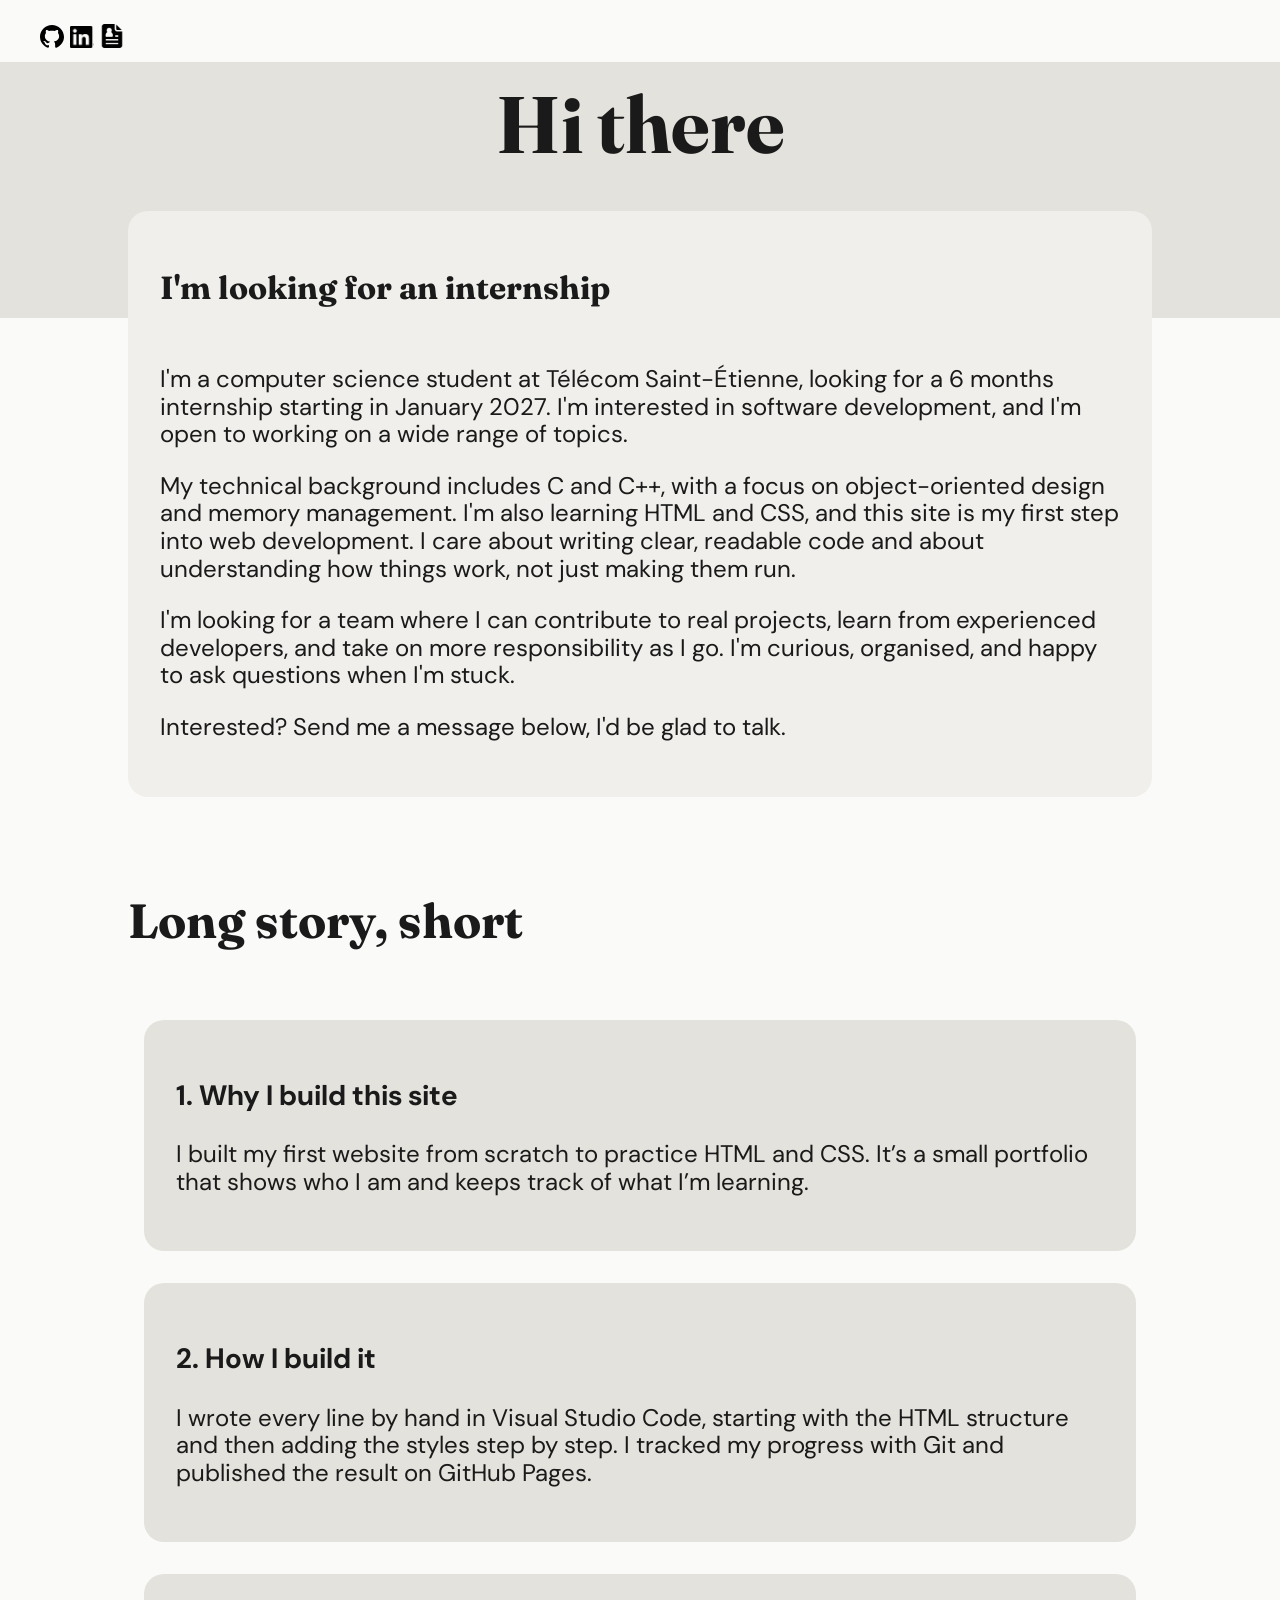
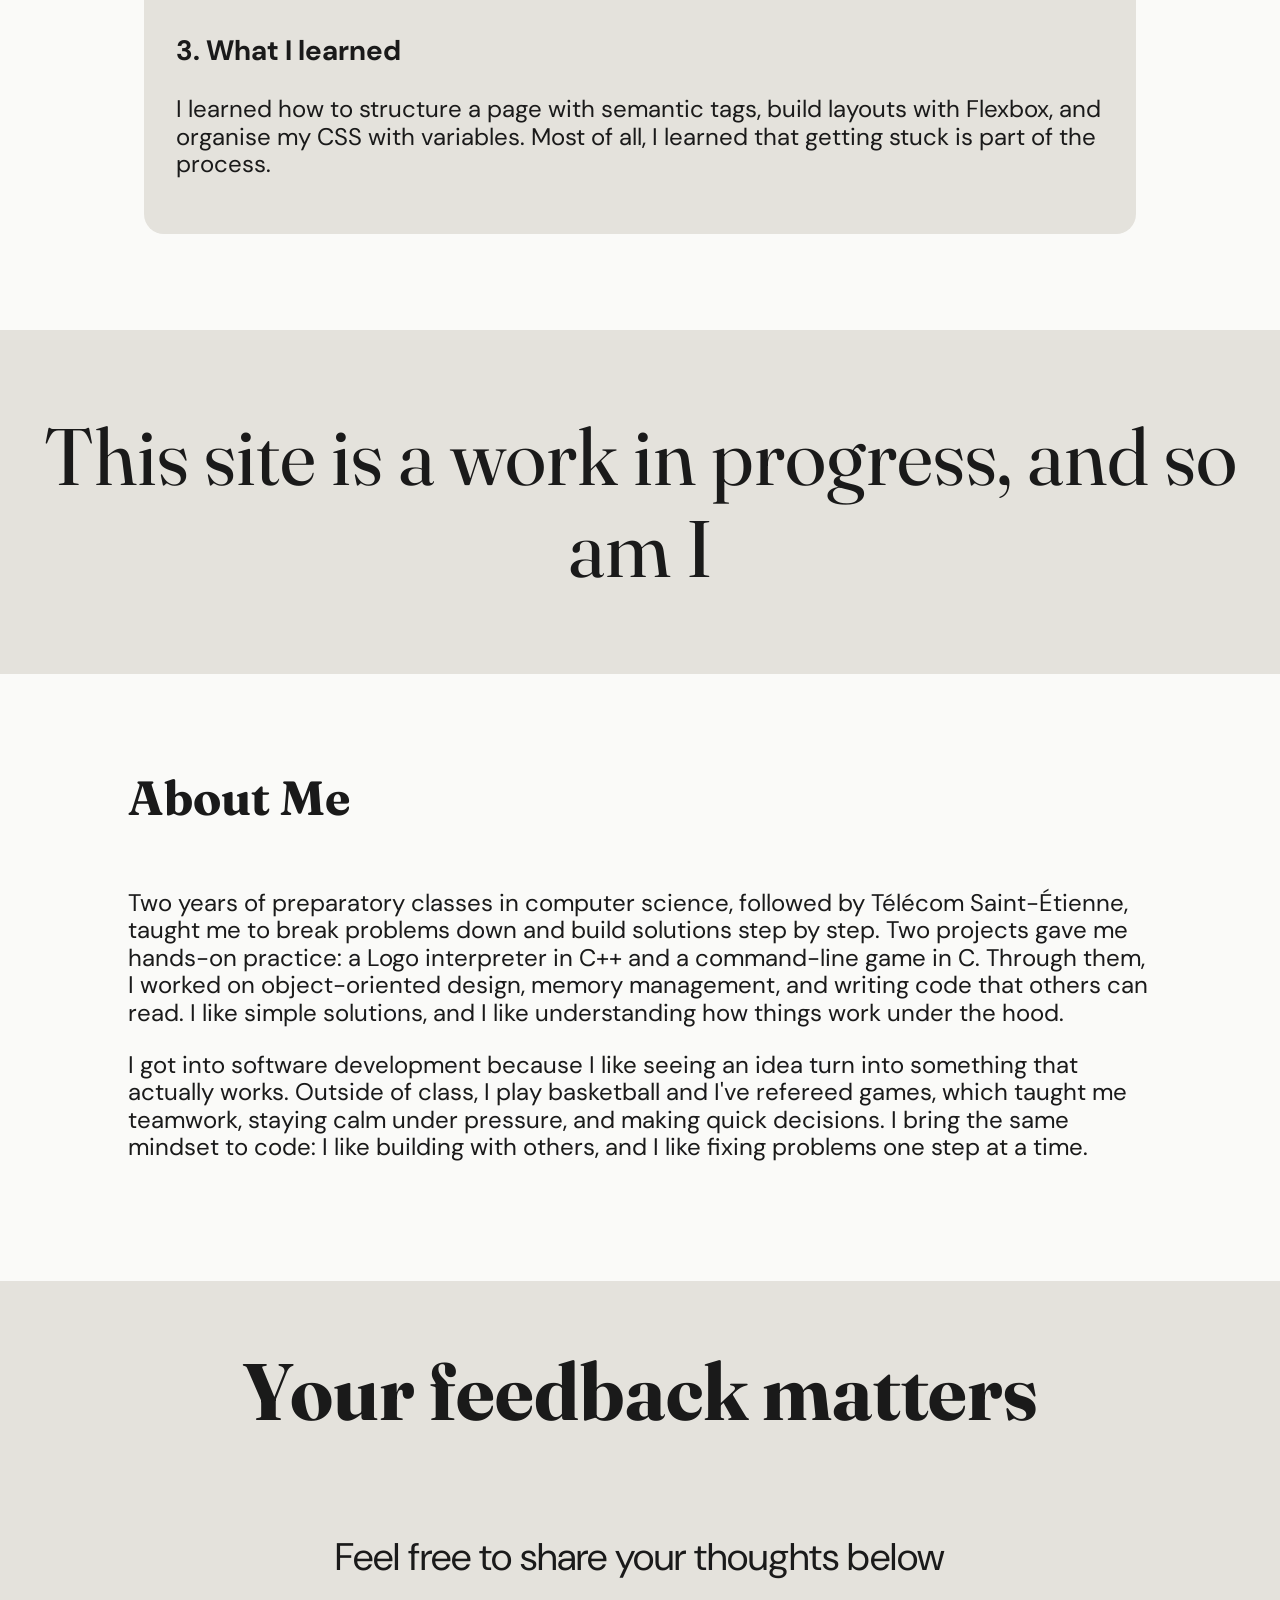
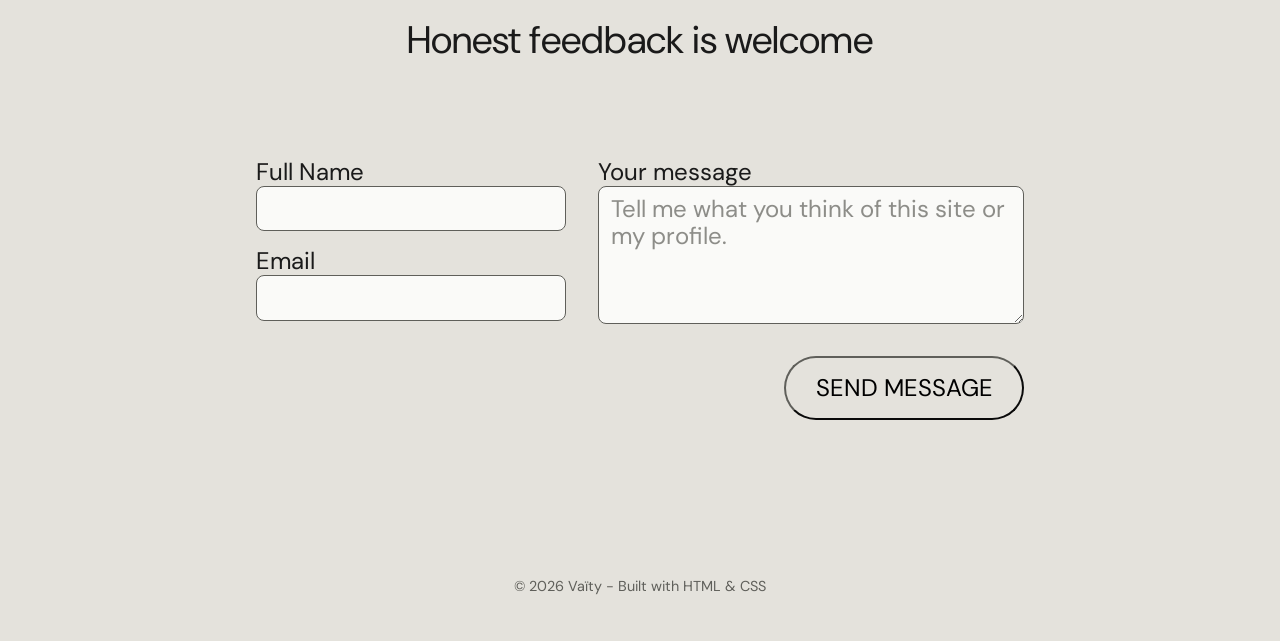
<file: docs/index.html>
<!DOCTYPE html>
<html lang="en">

<head>
    <meta charset="UTF-8">
    <meta name="viewport" content="width=device-width, initial-scale=1.0">
    <link rel="stylesheet" href="css/styles.css">
    <link rel="stylesheet" href="css/normalize.css">
    <link rel="preconnect" href="https://fonts.googleapis.com">
    <link rel="preconnect" href="https://fonts.gstatic.com" crossorigin>
    <link href="https://fonts.googleapis.com/css2?family=DM+Sans:ital,opsz,wght@0,9..40,100..1000;1,9..40,100..1000&family=Fraunces:ital,opsz,wght@0,9..144,100..900;1,9..144,100..900&display=swap" rel="stylesheet">
    <title>short portfolio</title>
</head>

<body>
    <nav>
        <ul>
            <il><a href="https://github.com/Apoteoz"><img src="images/github-logo.svg" alt="Github logo"></a></il>
            <il><a href="https://www.linkedin.com/in/va%C3%AFty-tayllamin/"><img src="images/linkedin-logo.png" alt="Linkedin logo"></a></il>
            <il><a href="images/cv.pdf"><img src="images/cv-logo.png" alt="My resume"></a></il>
        </ul>
    </nav>

    <h1 id="main-title">Hi there</h1>

    <div class="internship-section">
        <div class="internship-header">
            <h2 id="internship-title">I'm looking for an internship</h2>
            <img src="images/internship-image.jpg" alt="Internship Image" id="internship-image">
        </div>
        <div id="internship-paragraph">
            <p>
                I'm a computer science student at Télécom Saint-Étienne, looking for a
                6 months internship starting in January 2027. I'm interested in
                software development, and I'm open to
                working on a wide range of topics.
            </p>
            <p>
                My technical background includes C and C++, with a focus on object-oriented
                design and memory management. I'm also learning HTML and CSS, and this site
                is my first step into web development. I care about writing clear,
                readable code and about understanding how things work, not just making them run.
            </p>
            <p>
                I'm looking for a team where I can contribute to real projects, learn from
                experienced developers, and take on more responsibility as I go. I'm curious,
                organised, and happy to ask questions when I'm stuck.
            </p>
        </div>    
        <p id="internship-footer">
            Interested? Send me a message below, I'd be glad to talk.
        </p>
    </div>

    <div class="long-story-short-section">
        <h2 id="long-story-short-title">Long story, short</h2>
        <div class="short-stories">   
            <div id="long-story-short-1">
                <h3 id="title-1">1. Why I build this site</h3>
                <p id="paragraph-1">
                    I built my first website from scratch to practice HTML and CSS. It’s a small portfolio that shows who I am and keeps track of what I’m learning.
                </p>
            </div>
            <div id="long-story-short-2">
                <h3 id="title-2">2. How I build it</h3>
                <p id="paragraph-2">
                    I wrote every line by hand in Visual Studio Code, starting with the HTML structure and then adding the styles step by step. I tracked my progress with Git and published the result on GitHub Pages.
                </p>
            </div>
            <div id="long-story-short-3">
                <h3 id="title-3">3. What I learned</h3>
                <p id="paragraph-3">
                    I learned how to structure a page with semantic tags, build layouts with Flexbox, and organise my CSS with variables. Most of all, I learned that getting stuck is part of the process.
                </p>
            </div>
        </div>
    </div>

    <div class="big-text">
        <p>This site is a work in progress, and so am I</p>
    </div>

    <div class="about-me-section">
        <h2 id="about-me-title">About Me</h2>
        <div class="about-me-content">
            <div id="id="about-me-paragraph">    
                <p>
                    Two years of preparatory classes in computer science, followed by Télécom
                    Saint-Étienne, taught me to break problems down and build solutions step by
                    step. Two projects gave me hands-on practice: a Logo interpreter in C++ and a
                    command-line game in C. Through them, I worked on object-oriented design,
                    memory management, and writing code that others can read. I like simple
                    solutions, and I like understanding how things work under the hood.
                </p>
                <p>
                    I got into software development because I like seeing an idea turn into
                    something that actually works. Outside of class, I play basketball and I've
                    refereed games, which taught me teamwork, staying calm under pressure, and
                    making quick decisions. I bring the same mindset to code: I like building
                    with others, and I like fixing problems one step at a time.
                </p>
            </div>
            <img src="images/about-me-image.jpg" alt="About Me Image" id="about-me-image">
        </div>
    </div>
    
    <div class="support-section">
        <h2 id="support-title">Your feedback matters</h2>
        <div id="support-paragraph">    
            <p>
                Feel free to share your thoughts below
            <p>
                Honest feedback is welcome
            </p> 
            
        </div>
        <form action="https://formspree.io/f/mljbpegj" method="post">
            <div class="support-forms">
                <div class="support-who">
                    <div id="full-name-section">
                        <label for="full-name">Full Name</label>
                        <input type="text" name="full-name" id="full-name">
                    </div>
                    <div id="email-section">    
                        <label for="email">Email</label>
                        <input type="email" name="email" id="email">
                    </div>
                    <input type="text" name="_gotcha" style="display:none" tabindex="-1" autocomplete="off">
                </div>
                <div class="support-feedback">
                    <label for="feedback">Your message</label>
                    <textarea required name="feedback" id="feedback" placeholder="Tell me what you think of this site or my profile."></textarea>
                    <div class="support-submit">
                        <button type="submit">Send message</button>
                    </div>
                </div>
            </div>
        </form>
        <footer>
        <p>&copy; 2026 Vaïty - Built with HTML & CSS</p>
    </footer>
    </div>
</body>
</html>
</file>
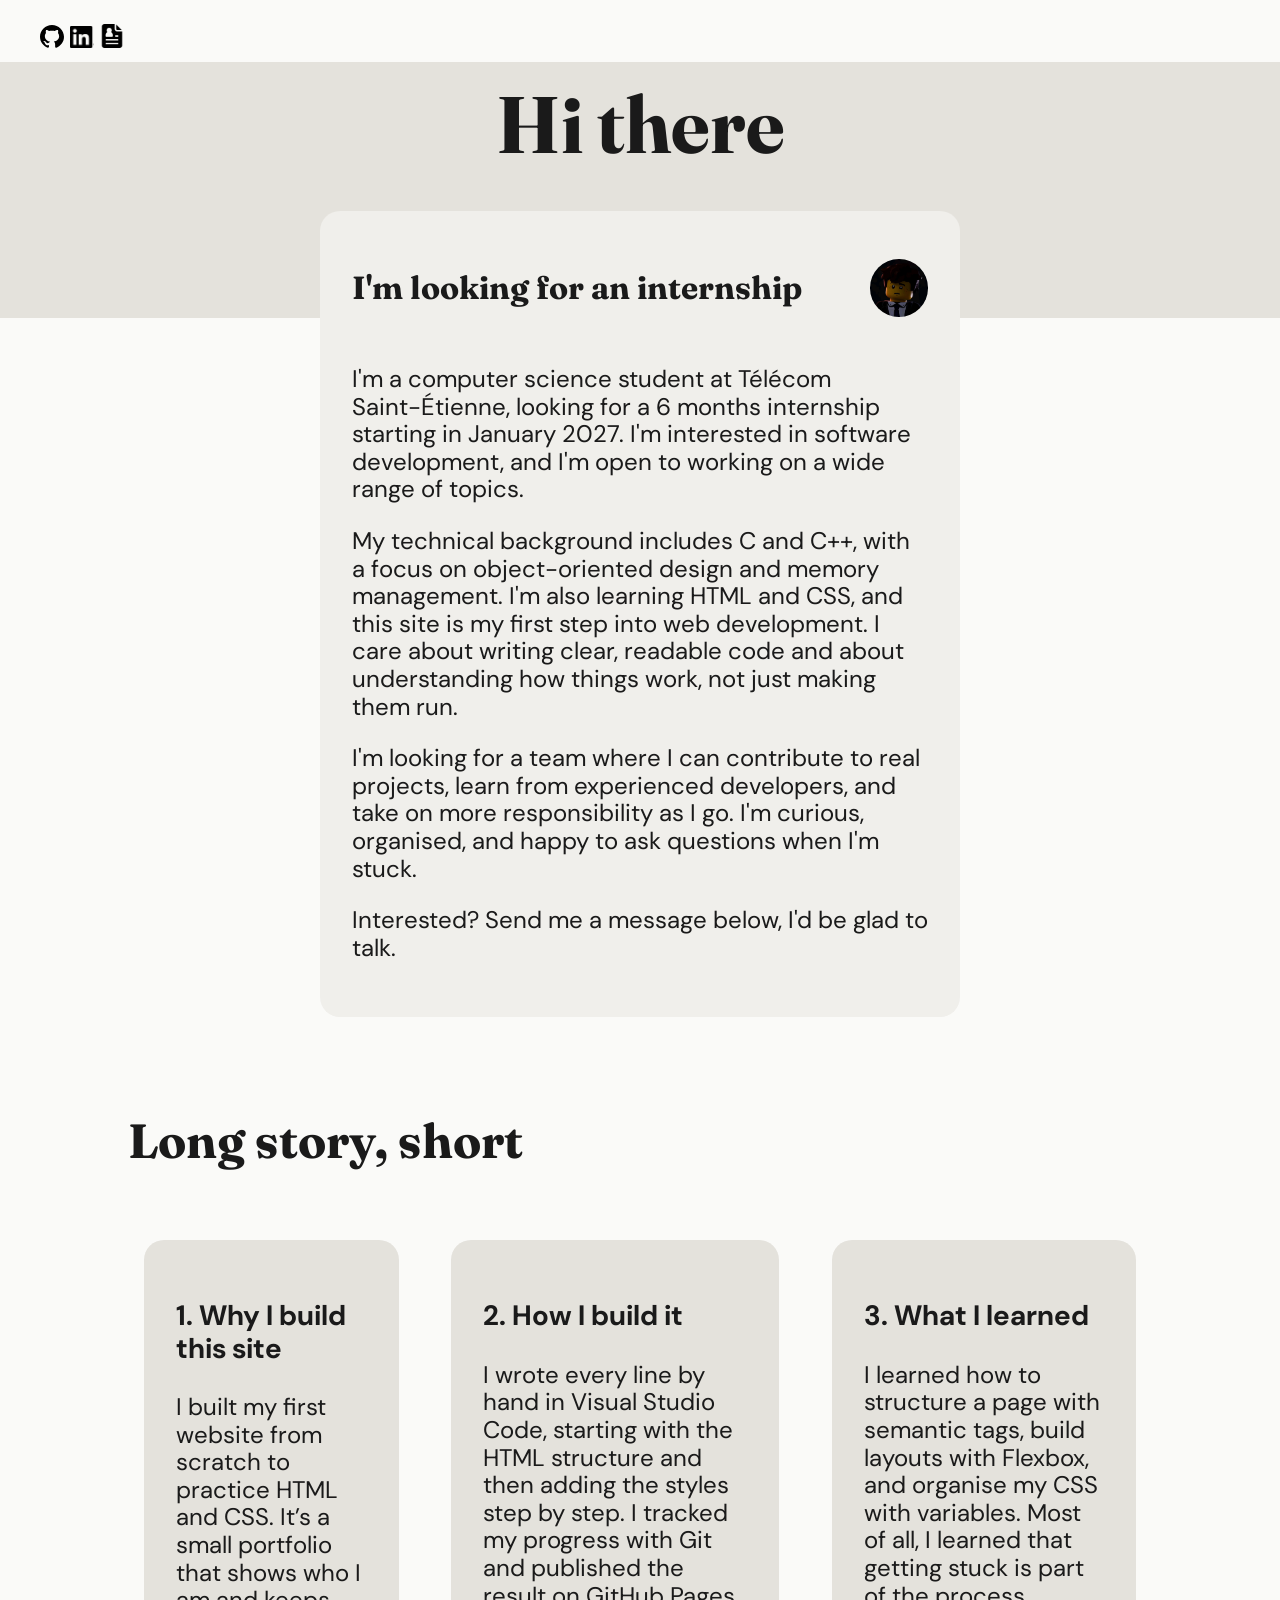
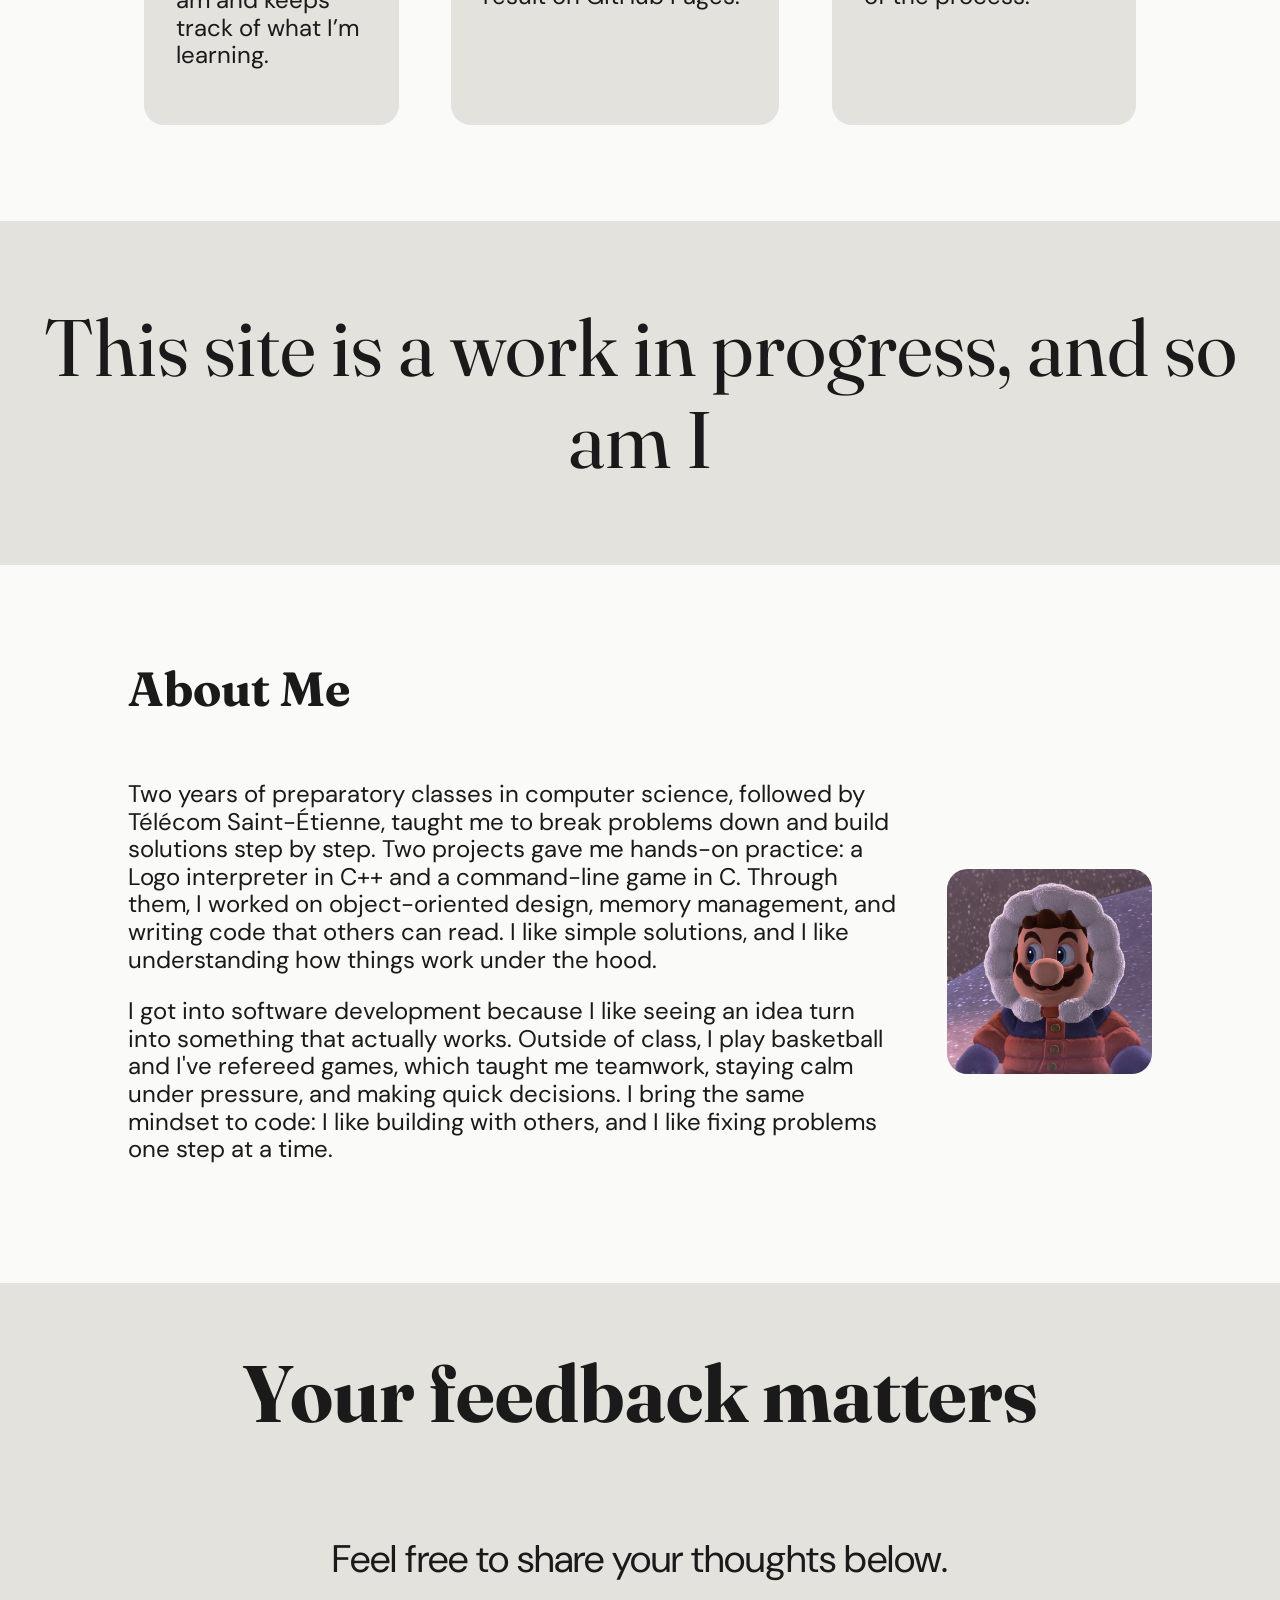
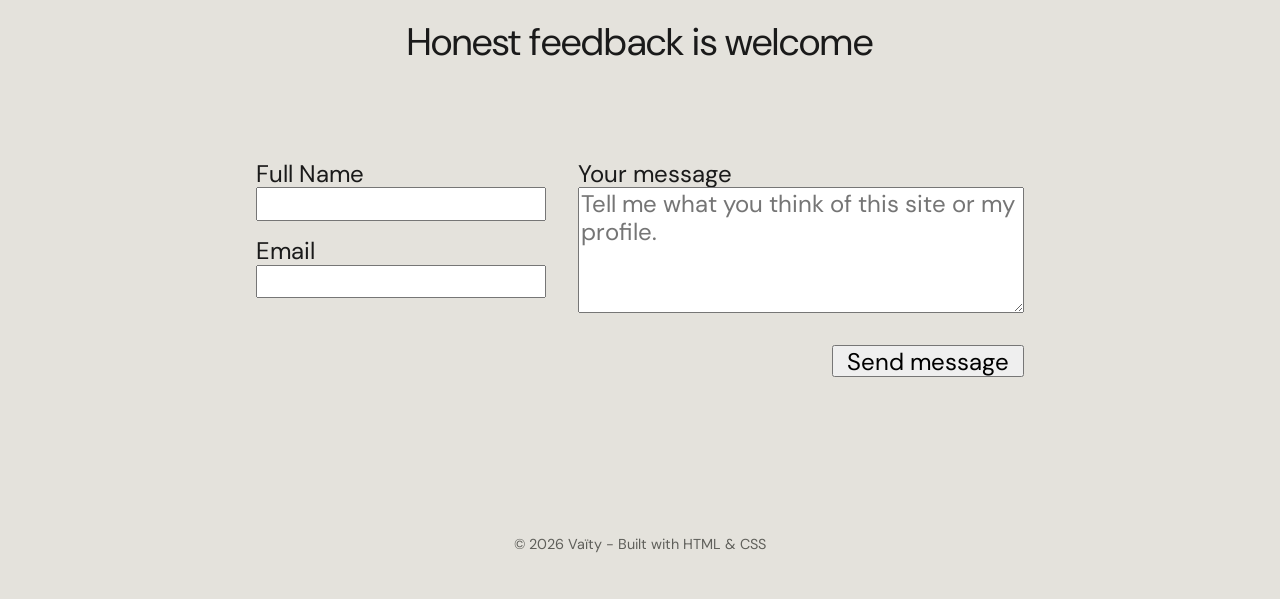
<file: src/index.html>
<!DOCTYPE html>
<html lang="en">

<head>
    <meta charset="UTF-8">
    <link rel="stylesheet" href="css/styles.css">
    <link rel="stylesheet" href="css/normalize.css">
    <link rel="preconnect" href="https://fonts.googleapis.com">
    <link rel="preconnect" href="https://fonts.gstatic.com" crossorigin>
    <link href="https://fonts.googleapis.com/css2?family=DM+Sans:ital,opsz,wght@0,9..40,100..1000;1,9..40,100..1000&family=Fraunces:ital,opsz,wght@0,9..144,100..900;1,9..144,100..900&display=swap" rel="stylesheet">
    <title>short portfolio</title>
</head>

<body>
    <nav>
        <ul>
            <il><a href="https://github.com/Apoteoz"><img src="images/github-logo.svg" alt="Github logo"></a></il>
            <il><a href="https://www.linkedin.com/in/va%C3%AFty-tayllamin/"><img src="images/linkedin-logo.png" alt="Linkedin logo"></a></il>
            <il><a href="images/cv.pdf" download="filename.pdf"><img src="images/cv-logo.png" alt="Dowload my resume"></a></il>
        </ul>
    </nav>

    <h1 id="main-title">Hi there</h1>

    <div class="internship-section">
        <div class="internship-header">
            <h2 id="internship-title">I'm looking for an internship</h2>
            <img src="images/internship-image.jpg" alt="Internship Image" id="internship-image">
        </div>
        <div id="internship-paragraph">
            <p>
                I'm a computer science student at Télécom Saint-Étienne, looking for a
                6 months internship starting in January 2027. I'm interested in
                software development, and I'm open to
                working on a wide range of topics.
            </p>
            <p>
                My technical background includes C and C++, with a focus on object-oriented
                design and memory management. I'm also learning HTML and CSS, and this site
                is my first step into web development. I care about writing clear,
                readable code and about understanding how things work, not just making them run.
            </p>
            <p>
                I'm looking for a team where I can contribute to real projects, learn from
                experienced developers, and take on more responsibility as I go. I'm curious,
                organised, and happy to ask questions when I'm stuck.
            </p>
        </div>    
        <p id="internship-footer">
            Interested? Send me a message below, I'd be glad to talk.
        </p>
    </div>

    <div class="long-story-short-section">
        <h2 id="long-story-short-title">Long story, short</h2>
        <div class="short-stories">   
            <div id="long-story-short-1">
                <h3 id="title-1">1. Why I build this site</h3>
                <p id="paragraph-1">
                    I built my first website from scratch to practice HTML and CSS. It’s a small portfolio that shows who I am and keeps track of what I’m learning.
                </p>
            </div>
            <div id="long-story-short-2">
                <h3 id="title-2">2. How I build it</h3>
                <p id="paragraph-2">
                    I wrote every line by hand in Visual Studio Code, starting with the HTML structure and then adding the styles step by step. I tracked my progress with Git and published the result on GitHub Pages.
                </p>
            </div>
            <div id="long-story-short-3">
                <h3 id="title-3">3. What I learned</h3>
                <p id="paragraph-3">
                    I learned how to structure a page with semantic tags, build layouts with Flexbox, and organise my CSS with variables. Most of all, I learned that getting stuck is part of the process.
                </p>
            </div>
        </div>
    </div>

    <div class="big-text">
        <p>This site is a work in progress, and so am I</p>
    </div>

    <div class="about-me-section">
        <h2 id="about-me-title">About Me</h2>
        <div class="about-me-content">
            <div id="id="about-me-paragraph">    
                <p>
                    Two years of preparatory classes in computer science, followed by Télécom
                    Saint-Étienne, taught me to break problems down and build solutions step by
                    step. Two projects gave me hands-on practice: a Logo interpreter in C++ and a
                    command-line game in C. Through them, I worked on object-oriented design,
                    memory management, and writing code that others can read. I like simple
                    solutions, and I like understanding how things work under the hood.
                </p>
                <p>
                    I got into software development because I like seeing an idea turn into
                    something that actually works. Outside of class, I play basketball and I've
                    refereed games, which taught me teamwork, staying calm under pressure, and
                    making quick decisions. I bring the same mindset to code: I like building
                    with others, and I like fixing problems one step at a time.
                </p>
            </div>
            <img src="images/about-me-image.jpg" alt="About Me Image" id="about-me-image">
        </div>
    </div>
    
    <div class="support-section">
        <h2 id="support-title">Your feedback matters</h2>
        <div id="support-paragraph">    
            <p>
                Feel free to share your thoughts below.
            <p>
                Honest feedback is welcome
            </p> 
            
        </div>
        <form action="https://formspree.io/f/mljbpegj" method="post">
            <div class="support-forms">
                <div class="support-who">
                    <div id="full-name-section">
                        <label for="full-name">Full Name</label>
                        <input type="text" name="full-name" id="full-name">
                    </div>
                    <div id="email-section">    
                        <label for="email">Email</label>
                        <input type="email" name="email" id="email">
                    </div>
                    <input type="text" name="_gotcha" style="display:none" tabindex="-1" autocomplete="off">
                </div>
                <div class="support-feedback">
                    <label for="feedback">Your message</label>
                    <textarea required name="feedback" id="feedback" placeholder="Tell me what you think of this site or my profile."></textarea>
                    <div class="support-submit">
                        <button type="submit">Send message</button>
                    </div>
                </div>
            </div>
        </form>
        <footer>
        <p>&copy; 2026 Vaïty - Built with HTML & CSS</p>
    </footer>
    </div>
</body>
</html>
</file>
<file: docs/css/styles.css>
/*Font import*/

.ma-police-fraunces {
  font-family: "Fraunces", serif;
  font-optical-sizing: auto;
  font-weight: 400;
  font-style: normal;
  font-variation-settings:
    "SOFT" 0,
    "WONK" 0;
}

.ma-police-dm-sans {
  font-family: "DM Sans", sans-serif;
  font-optical-sizing:auto;
  font-weight: 400;
  font-style: normal;
}

/*Variables declaration*/

:root {
  --fond: #FAFAF8;
  --surface: #F0EFEB;
  --bandeau: #E4E2DC;
  --texte: #1A1A1A;
  --texte-secondaire: #5F5F5A;
  --accent: #2F5BEA;

  --police-titres: "Fraunces", serif;
  --police-texte: "DM Sans", sans-serif;
}

body {
  background: var(--fond);
  color: var(--texte);
  font-family: var(--police-texte);
  font-size : 1.5rem;
}

nav{
  list-style: none;
}

nav img{
  max-width: 1.5rem;
  max-height: 1.5rem;
}

#main-title {
  font-family: var(--police-titres);
  font-size: 5rem;
  text-align: center;
  margin-top : -1rem;
  padding : 1rem;
  background: var(--bandeau);
  height : 14rem;
}

/*Internship section*/

.internship-section{
  background: var(--surface);
  padding: 2rem;
  margin-left : 25%;
  margin-right : 25%;
  margin-top: -10rem;
  border-radius: 1.25rem;
}

.internship-header{
  display : flex;
  flex-direction: row;
  flex-wrap: nowrap;
  justify-content: space-between;
  align-items: center;
}

#internship-title{
  font-family: var(--police-titres);
  font-size : 2rem;
}

#internship-image {
  border-radius: 50%;
  width : 10%;
  height : 10%;
}

#internship-paragraph, #intership-footer {
  margin-top : 2rem;
}

/*Long story short section*/

.long-story-short-section{
  margin-left : 10%;
  margin-right : 10%;
  margin-top : 6rem;
}

#long-story-short-title,#about-me-title{
  font-family: var(--police-titres);
  font-size: 3rem;
}

.short-stories{
  display : flex;
  flex-direction: row;
  justify-content: center;
  align-content: center;
  gap : 2%;
}

#long-story-short-1,#long-story-short-2,#long-story-short-3{
  flex : 1;
  background-color: var(--bandeau);
  margin-top : 2rem;
  border-radius: 1.25rem;
  padding : 2rem;
  margin-left : 1rem;
  margin-right: 1rem;
}

/*Big text section*/

.big-text{
  font-family: var(--police-titres);
  font-size: 5rem;
  text-align: center;
  justify-content: center;
  align-content: center;
  margin-top : 6rem;
  background-color: var(--bandeau);
}

/*About me section*/

.about-me-section{
  margin-top : 6rem;
  margin-left : 10%;
  margin-right : 10%;
}

.about-me-content{
  display : flex;
  flex-direction: row;
  align-items: center;
  justify-items: center;
  gap : 5%;
}

#about-me-image{
  border-radius: 10%;
  width : 20%;
  height: 30%;
}

/*Feedback section*/

.support-section{
  background-color: var(--bandeau);
  margin-top : 6rem;
}

#support-title{
  font-family: var(--police-titres);
  font-size: 5rem;
  padding : 4rem;
  text-align: center;
}

#support-paragraph{
  margin-top : -2rem;
  text-align: center;
  font-size : 2.4rem;
}

.support-forms{
  margin-top : 6rem;
  display : flex;
  flex-direction: row;
  justify-content: center ;
  align-content: flex-start;
  margin-right: 10%;
  margin-left : 10%;
  padding-right : 10%;
  padding-left : 10%;
  gap : 2rem;
}

#full-name-section,#email-section,.support-who,.support-feedback{
  display : flex;
  flex-direction: column;
}

.support-who{
  gap : 1rem;
}

.support-feedback{
  flex : 1;
}

.support-feedback textarea{
  min-height: 5em;
}

.support-submit{
  display : flex;
  flex-direction: row-reverse;
  flex-wrap: nowrap;
  padding-bottom: 6rem;
  padding-top : 2rem;
}

.support-submit button{
  width : 15rem;
  height : 4rem;
  text-transform: uppercase;
}

/*Support style section*/
.support-section textarea,.support-section input{
  border-radius: 0.5rem;
  padding : 0.5rem 0.8rem;
  background-color: var(--fond);
  border : 1px solid var(--texte-secondaire);
}

textarea::placeholder, input::placeholder{
  color : var(--texte-secondaire);
  opacity : 0.7;
}

.support-submit button{
  padding : 0.5rem 0.8rem;
  background : transparent;
  border-radius: 20rem;
  border-color: var(--texte-secondaire);
  cursor : pointer;
}

/*Footer*/

footer {
  padding-top: 3rem;
  padding-bottom: 2rem;
  text-align: center;
  font-size: 0.9rem;
  color: var(--texte-secondaire);
}

/* Animation*/

html{
  scroll-behavior : smooth;
}

button{
  transition : background-color 0.25s ease, color 0.25s ease, transform 0.25s ease; 
}

button:hover{
  transform : translateY(-2px);
}

.short-stories > div {
  transition : transform 0.3s ease, box-shadow 0.3s ease;
}

.short-stories > div:hover{
  transform: translateY(-6px);
  box-shadow: 0 12px 24px rgba(0,0,0,0.08);
}

img{
  transition : transform 0.3s;
}

img:hover{
  transform: scale(1.1);
}

/*Media queries*/

@media (max-width : 1295px){
  .about-me-section img, .internship-section img{
    display : none;
  }

  .short-stories{
    flex-direction: column;
  }

  .internship-section{
    margin-left : 10%;
    margin-right : 10%;
  }
}

@media (max-width : 700px){
  .about-me-section img, .internship-section img{
    display : none;
  }

  .short-stories{
    flex-direction: column;
  }

  .internship-section{
    margin-left : 10%;
    margin-right : 10%;
  }

  .support-forms{
    flex-direction: column;
  }

}
</file>
<file: src/css/styles.css>
/*Font import*/

.ma-police-fraunces {
  font-family: "Fraunces", serif;
  font-optical-sizing: auto;
  font-weight: 400;
  font-style: normal;
  font-variation-settings:
    "SOFT" 0,
    "WONK" 0;
}

.ma-police-dm-sans {
  font-family: "DM Sans", sans-serif;
  font-optical-sizing:auto;
  font-weight: 400;
  font-style: normal;
}

/*Variables declaration*/

:root {
  --fond: #FAFAF8;
  --surface: #F0EFEB;
  --bandeau: #E4E2DC;
  --texte: #1A1A1A;
  --texte-secondaire: #5F5F5A;
  --accent: #2F5BEA;

  --police-titres: "Fraunces", serif;
  --police-texte: "DM Sans", sans-serif;
}

body {
  background: var(--fond);
  color: var(--texte);
  font-family: var(--police-texte);
  font-size : 1.5rem;
}

nav{
  list-style: none;
}

nav img{
  max-width: 1.5rem;
  max-height: 1.5rem;
}

#main-title {
  font-family: var(--police-titres);
  font-size: 5rem;
  text-align: center;
  margin-top : -1rem;
  padding : 1rem;
  background: var(--bandeau);
  height : 14rem;
}

.internship-section{
  background: var(--surface);
  padding: 2rem;
  margin-left : 25%;
  margin-right : 25%;
  margin-top: -10rem;
  border-radius: 1.25rem;
}

.internship-header{
  display : flex;
  flex-direction: row;
  flex-wrap: nowrap;
  justify-content: space-between;
  align-items: center;
}

#internship-title{
  font-family: var(--police-titres);
  font-size : 2rem;
}

#internship-image {
  border-radius: 50%;
  width : 10%;
  height : 10%;
}

#internship-paragraph, #intership-footer {
  margin-top : 2rem;
}

.long-story-short-section{
  margin-left : 10%;
  margin-right : 10%;
  margin-top : 6rem;
}

#long-story-short-title,#about-me-title{
  font-family: var(--police-titres);
  font-size: 3rem;
}

.short-stories{
  display : flex;
  flex-direction: row;
  justify-content: space-between;
  align-content: center;
  gap : 2%;
}

#long-story-short-1,#long-story-short-2,#long-story-short-3{
  background-color: var(--bandeau);
  margin-top : 2rem;
  border-radius: 1.25rem;
  padding : 2rem;
  margin-left : 1rem;
  margin-right: 1rem;
}

.big-text{
  font-family: var(--police-titres);
  font-size: 5rem;
  text-align: center;
  justify-content: center;
  align-content: center;
  margin-top : 6rem;
  background-color: var(--bandeau);
}

.about-me-section{
  margin-top : 6rem;
  margin-left : 10%;
  margin-right : 10%;
}

.about-me-content{
  display : flex;
  flex-direction: row;
  align-items: center;
  justify-items: center;
  gap : 5%;
}

#about-me-image{
  border-radius: 10%;
  width : 20%;
  height: 30%;
}

.support-section{
  background-color: var(--bandeau);
  margin-top : 6rem;
}

#support-title{
  font-family: var(--police-titres);
  font-size: 5rem;
  padding : 4rem;
  text-align: center;
}

#support-paragraph{
  margin-top : -2rem;
  text-align: center;
  font-size : 2.4rem;
}

.support-forms{
  margin-top : 6rem;
  display : flex;
  flex-direction: row;
  justify-content: flex-start ;
  align-content: flex-start;
  margin-right: 10%;
  margin-left : 10%;
  padding-right : 10%;
  padding-left : 10%;
  gap : 2rem;
}

#full-name-section,#email-section,.support-who,.support-feedback{
  display : flex;
  flex-direction: column;
}

.support-who{
  gap : 1rem;
}

.support-feedback{
  flex : 1;
}

.support-feedback textarea{
  min-height: 5em;
}

.support-submit{
  display : flex;
  flex-direction: row-reverse;
  flex-wrap: nowrap;
  padding-bottom: 6rem;
  padding-top : 2rem;
}

.support-submit button{
  width : 12rem;
  height : 2rem;
}

footer {
  padding-top: 3rem;
  padding-bottom: 2rem;
  text-align: center;
  font-size: 0.9rem;
  color: var(--texte-secondaire);
}

/*Simple animation*/

html{
  scroll-behavior : smooth;
}

button{
  transition : background-color 0.25s ease, color 0.25s ease, transform 0.25s ease; 
}

button:hover{
  transform : translateY(-2px);
}

.short-stories > div {
  transition : transform 0.3s ease, box-shadow 0.3s ease;
}

.short-stories > div:hover{
  transform: translateY(-6px);
  box-shadow: 0 12px 24px rgba(0,0,0,0.08);
}

img{
  transition : transform 0.3s;
}

img:hover{
  transform: scale(1.1);
}
</file>
